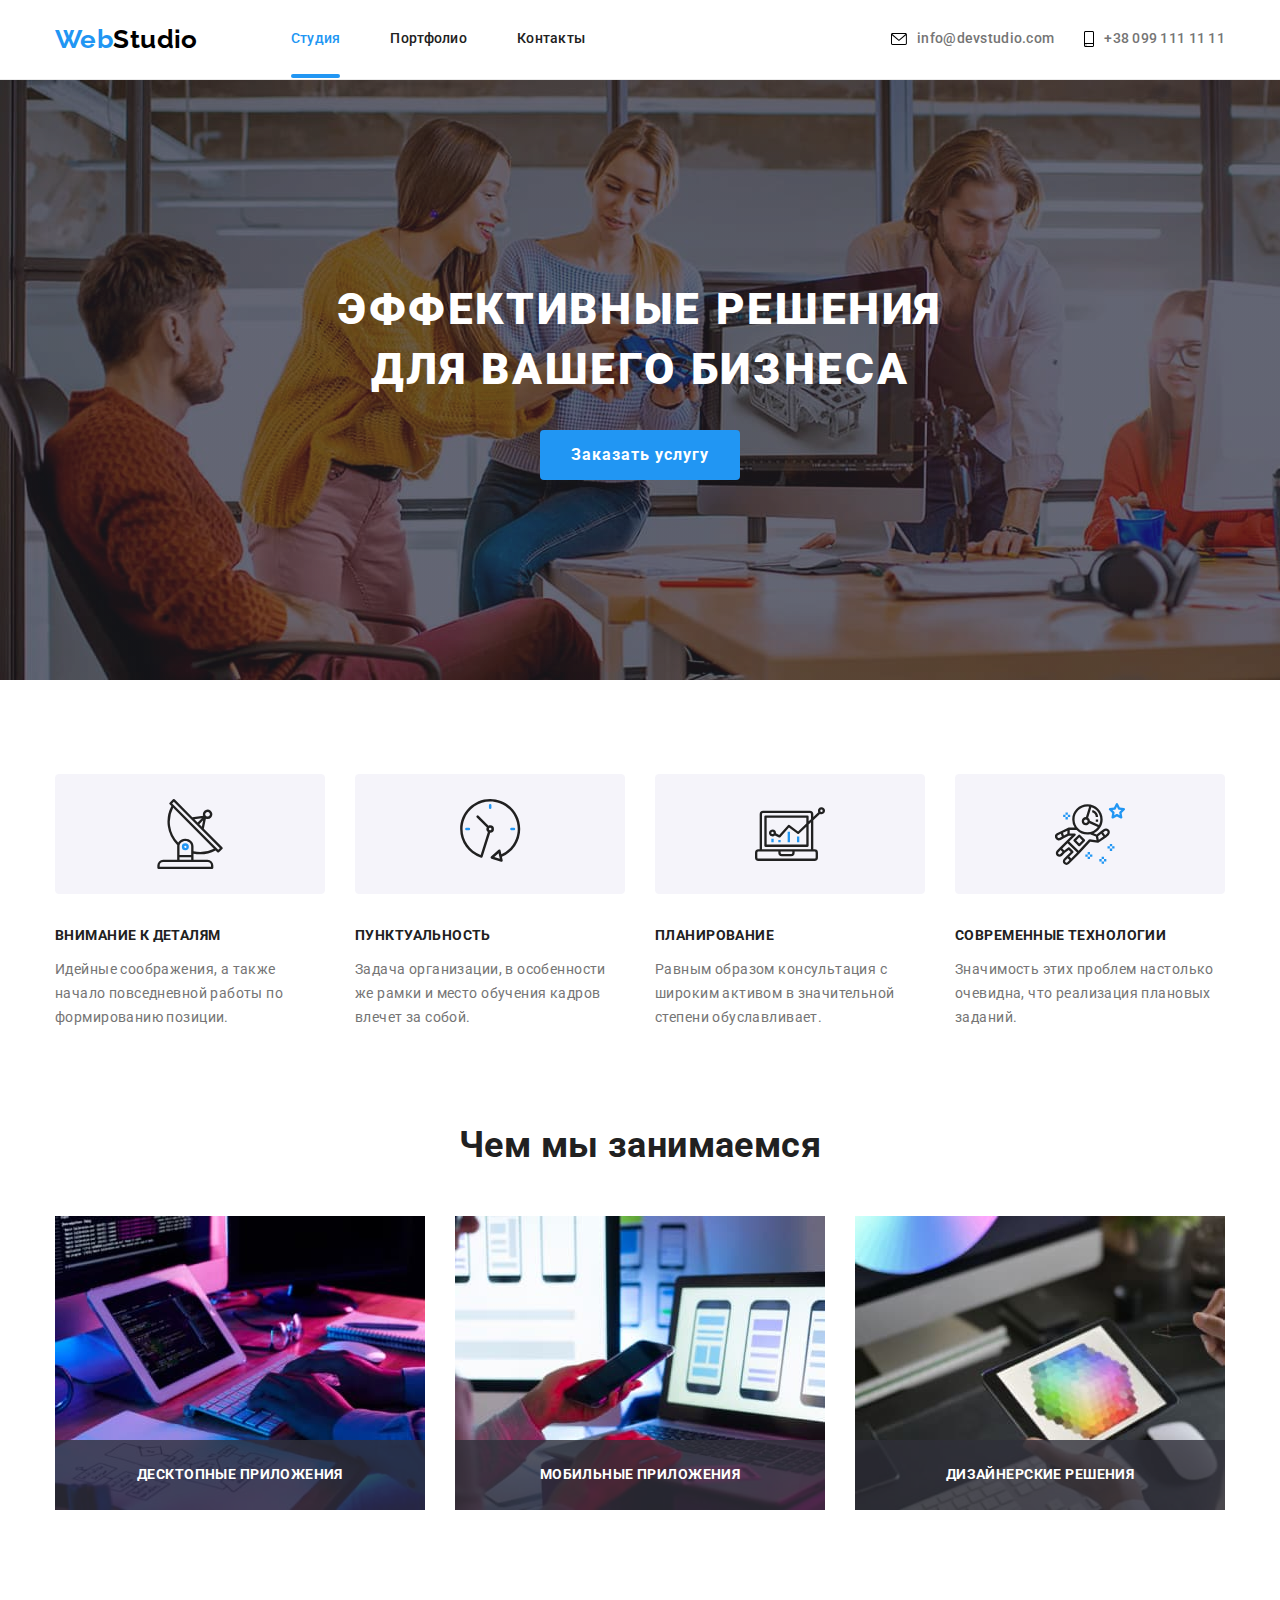
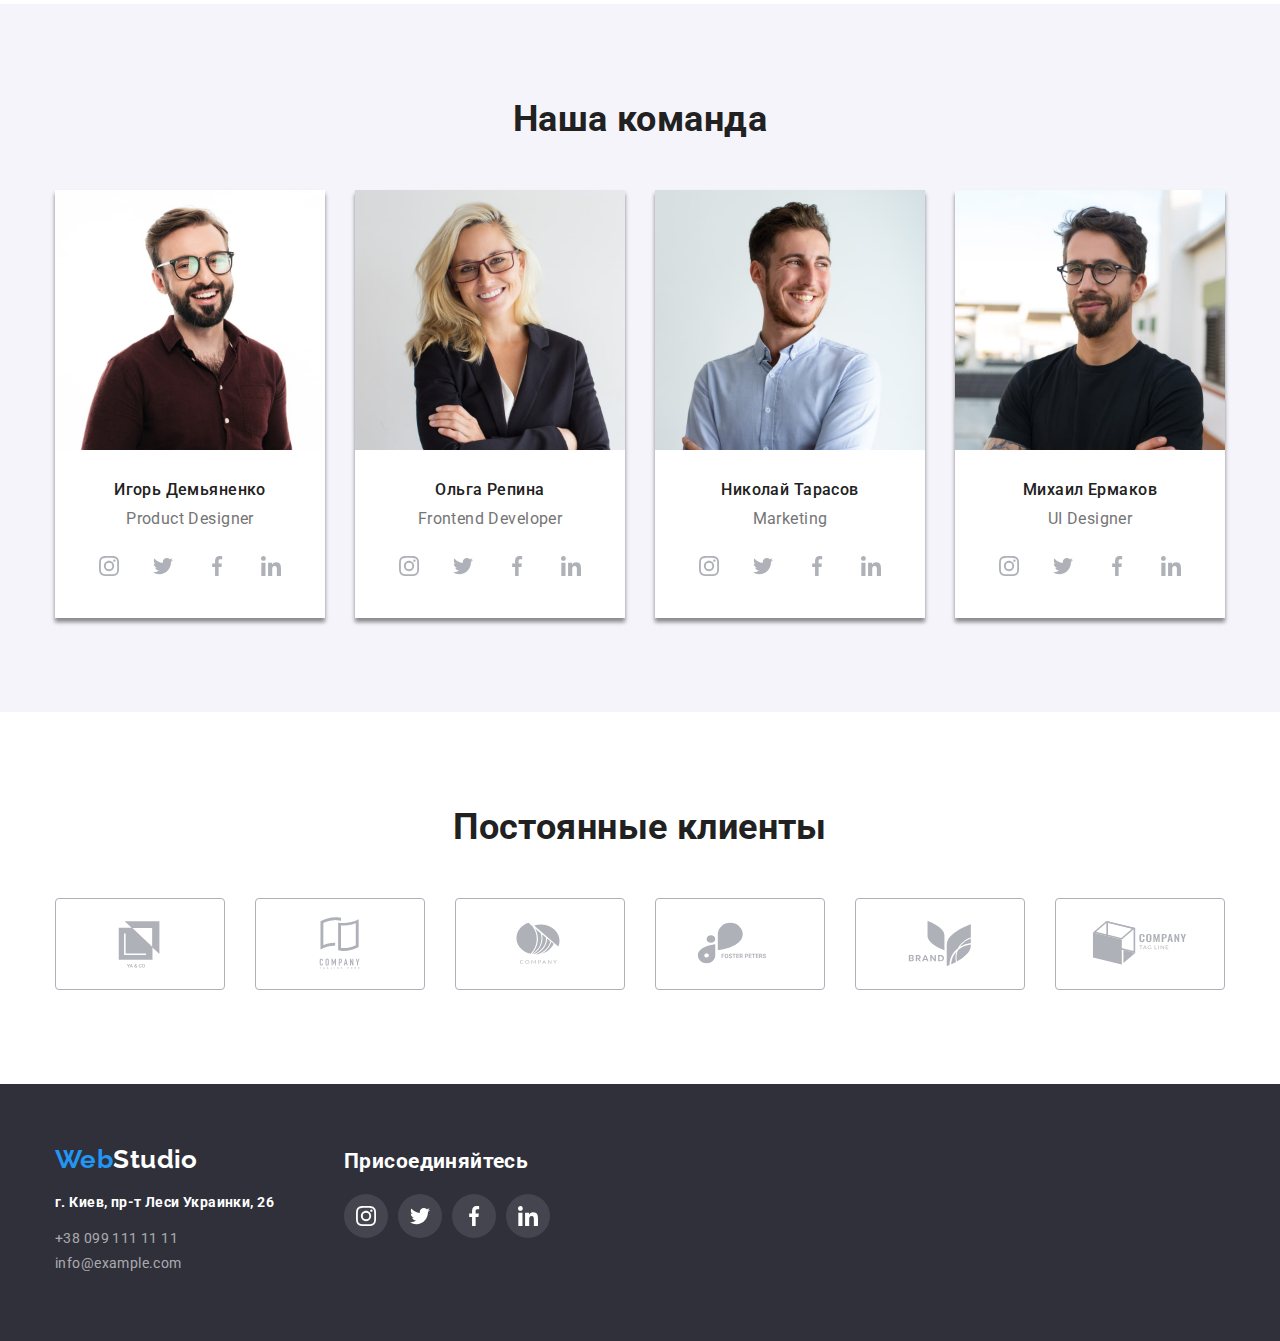
<file: index.html>
<!DOCTYPE html>
<html lang="en">
  <head>
    <meta charset="UTF-8" />
    <meta http-equiv="X-UA-Compatible" content="IE=edge" />
    <meta name="viewport" content="width=device-width, initial-scale=1.0" />
    <title>Web Studio</title>
    <link rel="preconnect" href="https://fonts.gstatic.com" />
    <link
      href="https://fonts.googleapis.com/css2?family=Raleway:wght@700&family=Roboto:wght@400;500;700;900&display=swap"
      rel="stylesheet"
    />
    <link
      rel="stylesheet"
      href="https://cdnjs.cloudflare.com/ajax/libs/modern-normalize/1.0.0/modern-normalize.min.css"
    />

    <link rel="stylesheet" href="./css/styles.css" />
  </head>
  <body>
    <!--Шапка сайта-->
    <header class="header">
      <div class="container header-container">
        <nav class="navigation">
          <a class="logo" href="./index.html">
            <span class="logo-style">Web</span>Studio</a
          >
          <ul class="site-nav link-ul section-item">
            <li class="section-nav">
              <a
                class="site-nav current link-a-href section-after"
                href="./index.html"
                >Студия</a
              >
            </li>
            <li class="section-nav">
              <a
                class="site-nav link-a-href section-after"
                href="./portfolio.html"
                >Портфолио</a
              >
            </li>
            <li class="section-nav">
              <a class="site-nav link-a-href section-after" href="#"
                >Контакты</a
              >
            </li>
          </ul>
        </nav>
        <ul class="contact link-ul section-item section-list">
          <li class="contact-link contact-item">
            <a href="mailto:info@devstudio.com" class="mail-active link-a-href">
              <svg class="contacts-icon mail" width="16" height="12">
                <use href="./images/sprite/symbol-defs.svg#icon-envelope"></use>
              </svg>
              info@devstudio.com</a
            >
          </li>
          <li class="contact-phone contact-item">
            <a href="tel:+380991111111" class="phone-active link-a-href">
              <svg class="contacts-icon phone" width="10" height="16">
                <use
                  href="./images/sprite/symbol-defs.svg#icon-smartphone"
                ></use>
              </svg>
              +38 099 111 11 11</a
            >
          </li>
        </ul>
      </div>
    </header>

    <!--Уникальный мейн-->
    <main>
      <!--Герой-->
      <section class="hero">
        <div class="container">
          <h1 class="hero-title">Эффективные решения для вашего бизнеса</h1>
          <button type="button" data-modal-open class="button">
            Заказать услугу
          </button>
        </div>
      </section>

      <!--Преимущества-->
      <section class="section">
        <div class="container">
          <h2 class="visually-hidden">Преимущества команды WebStudio</h2>
          <ul class="link-ul section-item section-ul-headline">
            <li class="section-li">
              <div class="headline-div">
                <svg class="headline-icon" width="70" height="70">
                  <use
                    href="./images/sprite/symbol-defs.svg#icon-antenna"
                  ></use>
                </svg>
              </div>
              <h3 class="section-headline">Внимание к деталям</h3>
              <p class="section-text">
                Идейные соображения, а также начало повседневной работы по
                формированию позиции.
              </p>
            </li>
            <li class="section-li">
              <div class="headline-div">
                <svg class="headline-icon" width="70" height="70">
                  <use href="./images/sprite/symbol-defs.svg#icon-clock"></use>
                </svg>
              </div>
              <h3 class="section-headline">Пунктуальность</h3>
              <p class="section-text">
                Задача организации, в особенности же рамки и место обучения
                кадров влечет за собой.
              </p>
            </li>
            <li class="section-li">
              <div class="headline-div">
                <svg class="headline-icon" width="70" height="70">
                  <use
                    href="./images/sprite/symbol-defs.svg#icon-diagram"
                  ></use>
                </svg>
              </div>
              <h3 class="section-headline">Планирование</h3>
              <p class="section-text">
                Равным образом консультация с широким активом в значительной
                степени обуславливает.
              </p>
            </li>
            <li class="section-li">
              <div class="headline-div">
                <svg class="headline-icon" width="70" height="70">
                  <use
                    href="./images/sprite/symbol-defs.svg#icon-astronaut"
                  ></use>
                </svg>
              </div>
              <h3 class="section-headline">Современные технологии</h3>
              <p class="section-text">
                Значимость этих проблем настолько очевидна, что реализация
                плановых заданий.
              </p>
            </li>
          </ul>
        </div>
      </section>

      <!--Фото работ-->
      <section class="section section-padding">
        <div class="container">
          <h2 class="section-title wort-item">Чем мы занимаемся</h2>
          <ul class="link-ul section-item section-ul-photo">
            <li class="section-photo">
              <div class="photo-position">
                <img
                  src="./images/gallery/img1.jpg"
                  alt="Клавиатура"
                  width="370"
                  height="294"
                />
                <p class="overlay-photo">Десктопные Приложения</p>
              </div>
            </li>
            <li class="section-photo">
              <div class="photo-position">
                <img
                  src="./images/gallery/img2.jpg"
                  alt="Смартфон"
                  width="370"
                  height="294"
                />
                <p class="overlay-photo">Мобильные приложения</p>
              </div>
            </li>
            <li class="section-photo">
              <div class="photo-position">
                <img
                  src="./images/gallery/img3.jpg"
                  alt="Тачпад"
                  width="370"
                  height="294"
                />
                <p class="overlay-photo">Дизайнерские решения</p>
              </div>
            </li>
          </ul>
        </div>
      </section>

      <!--Команда WebStudio-->
      <section class="section comand-fon">
        <div class="container">
          <h2 class="section-title comand-item">Наша команда</h2>
          <ul class="link-ul section-item section-ul-team">
            <li class="section-team">
              <img
                src="./images/team/team-master-1.jpg"
                alt="Игорь Демьяненко"
                width="270"
                height="260"
              />
              <div class="team-box">
                <h3 class="section-title-name">Игорь Демьяненко</h3>
                <p lang="eu" class="section-text-name">Product Designer</p>
                <ul class="link-ul team-box-link">
                  <li class="section-web">
                    <a
                      class="contacts-link"
                      href="./"
                      aria-label="Ссылка на Instagram"
                    >
                      <svg class="contact-icon" width="20" height="20">
                        <use
                          href="./images/sprite/symbol-defs.svg#icon-instagram"
                        ></use>
                      </svg>
                    </a>
                  </li>
                  <li class="section-web">
                    <a
                      class="contacts-link"
                      href="./"
                      aria-label="Ссылка на Twitter"
                    >
                      <svg class="contact-icon" width="20" height="20">
                        <use
                          href="./images/sprite/symbol-defs.svg#icon-twitter"
                        ></use>
                      </svg>
                    </a>
                  </li>

                  <li class="section-web">
                    <a
                      class="contacts-link"
                      href="./"
                      aria-label="Ссылка на Facebook"
                    >
                      <svg class="contact-icon" width="20" height="20">
                        <use
                          href="./images/sprite/symbol-defs.svg#icon-facebook"
                        ></use>
                      </svg>
                    </a>
                  </li>

                  <li class="section-web">
                    <a
                      class="contacts-link"
                      href="./"
                      aria-label="Ссылка на Linkedin"
                    >
                      <svg class="contact-icon" width="20" height="20">
                        <use
                          href="./images/sprite/symbol-defs.svg#icon-linkedin"
                        ></use>
                      </svg>
                    </a>
                  </li>
                </ul>
              </div>
            </li>
            <li class="section-team">
              <img
                src="./images/team/team-master-2.jpg"
                alt="Ольга Репина"
                width="270"
                height="260"
              />
              <div class="team-box">
                <h3 class="section-title-name">Ольга Репина</h3>
                <p lang="eu" class="section-text-name">Frontend Developer</p>
                <ul class="link-ul team-box-link">
                  <li class="section-web">
                    <a
                      class="contacts-link"
                      href="./"
                      aria-label="Ссылка на Instagram"
                    >
                      <svg class="contact-icon" width="20" height="20">
                        <use
                          href="./images/sprite/symbol-defs.svg#icon-instagram"
                        ></use>
                      </svg>
                    </a>
                  </li>
                  <li class="section-web">
                    <a
                      class="contacts-link"
                      href="./"
                      aria-label="Ссылка на Twitter"
                    >
                      <svg class="contact-icon" width="20" height="20">
                        <use
                          href="./images/sprite/symbol-defs.svg#icon-twitter"
                        ></use>
                      </svg>
                    </a>
                  </li>

                  <li class="section-web">
                    <a
                      class="contacts-link"
                      href="./"
                      aria-label="Ссылка на Facebook"
                    >
                      <svg class="contact-icon" width="20" height="20">
                        <use
                          href="./images/sprite/symbol-defs.svg#icon-facebook"
                        ></use>
                      </svg>
                    </a>
                  </li>

                  <li class="section-web">
                    <a
                      class="contacts-link"
                      href="./"
                      aria-label="Ссылка на Linkedin"
                    >
                      <svg class="contact-icon" width="20" height="20">
                        <use
                          href="./images/sprite/symbol-defs.svg#icon-linkedin"
                        ></use>
                      </svg>
                    </a>
                  </li>
                </ul>
              </div>
            </li>
            <li class="section-team">
              <img
                src="./images/team/team-master-3.jpg"
                alt="Николай Тарасов"
                width="270"
                height="260"
              />
              <div class="team-box">
                <h3 class="section-title-name">Николай Тарасов</h3>
                <p lang="eu" class="section-text-name">Marketing</p>
                <ul class="link-ul team-box-link">
                  <li class="section-web">
                    <a
                      class="contacts-link"
                      href="./"
                      aria-label="Ссылка на Instagram"
                    >
                      <svg class="contact-icon" width="20" height="20">
                        <use
                          href="./images/sprite/symbol-defs.svg#icon-instagram"
                        ></use>
                      </svg>
                    </a>
                  </li>
                  <li class="section-web">
                    <a
                      class="contacts-link"
                      href="./"
                      aria-label="Ссылка на Twitter"
                    >
                      <svg class="contact-icon" width="20" height="20">
                        <use
                          href="./images/sprite/symbol-defs.svg#icon-twitter"
                        ></use>
                      </svg>
                    </a>
                  </li>

                  <li class="section-web">
                    <a
                      class="contacts-link"
                      href="./"
                      aria-label="Ссылка на Facebook"
                    >
                      <svg class="contact-icon" width="20" height="20">
                        <use
                          href="./images/sprite/symbol-defs.svg#icon-facebook"
                        ></use>
                      </svg>
                    </a>
                  </li>

                  <li class="section-web">
                    <a
                      class="contacts-link"
                      href="./"
                      aria-label="Ссылка на Linkedin"
                    >
                      <svg class="contact-icon" width="20" height="20">
                        <use
                          href="./images/sprite/symbol-defs.svg#icon-linkedin"
                        ></use>
                      </svg>
                    </a>
                  </li>
                </ul>
              </div>
            </li>
            <li class="section-team">
              <img
                src="./images/team/team-master-4.jpg"
                alt="Михаил Ермаков"
                width="270"
                height="260"
              />
              <div class="team-box">
                <h3 class="section-title-name">Михаил Ермаков</h3>
                <p lang="eu" class="section-text-name">UI Designer</p>
                <ul class="link-ul team-box-link">
                  <li class="section-web">
                    <a
                      class="contacts-link"
                      href="./"
                      aria-label="Ссылка на Instagram"
                    >
                      <svg class="contact-icon" width="20" height="20">
                        <use
                          href="./images/sprite/symbol-defs.svg#icon-instagram"
                        ></use>
                      </svg>
                    </a>
                  </li>
                  <li class="section-web">
                    <a
                      class="contacts-link"
                      href="./"
                      aria-label="Ссылка на Twitter"
                    >
                      <svg class="contact-icon" width="20" height="20">
                        <use
                          href="./images/sprite/symbol-defs.svg#icon-twitter"
                        ></use>
                      </svg>
                    </a>
                  </li>

                  <li class="section-web">
                    <a
                      class="contacts-link"
                      href="./"
                      aria-label="Ссылка на Facebook"
                    >
                      <svg class="contact-icon" width="20" height="20">
                        <use
                          href="./images/sprite/symbol-defs.svg#icon-facebook"
                        ></use>
                      </svg>
                    </a>
                  </li>

                  <li class="section-web">
                    <a
                      class="contacts-link"
                      href="./"
                      aria-label="Ссылка на Linkedin"
                    >
                      <svg class="contact-icon" width="20" height="20">
                        <use
                          href="./images/sprite/symbol-defs.svg#icon-linkedin"
                        ></use>
                      </svg>
                    </a>
                  </li>
                </ul>
              </div>
            </li>
          </ul>
        </div>
      </section>

      <!-- Наши партнеры -->
      <section class="partner section">
        <div class="container">
          <h2 class="title-partner">Постоянные клиенты</h2>
          <ul class="link-ul item-partner">
            <li class="section-partner">
              <a href="./" class="partnet-link">
                <svg class="link-icon" width="106" height="60">
                  <use
                    href="./images/sprite/symbol-defs.svg#icon-logo-sixth"
                  ></use>
                </svg>
              </a>
            </li>
            <li class="section-partner">
              <a href="./" class="partnet-link">
                <svg class="link-icon" width="106" height="60">
                  <use
                    href="./images/sprite/symbol-defs.svg#icon-logo-fifth"
                  ></use>
                </svg>
              </a>
            </li>
            <li class="section-partner">
              <a href="./" class="partnet-link">
                <svg class="link-icon" width="106" height="60">
                  <use
                    href="./images/sprite/symbol-defs.svg#icon-logo-fourth"
                  ></use>
                </svg>
              </a>
            </li>
            <li class="section-partner">
              <a href="./" class="partnet-link">
                <svg class="link-icon" width="106" height="60">
                  <use
                    href="./images/sprite/symbol-defs.svg#icon-logo-third"
                  ></use>
                </svg>
              </a>
            </li>
            <li class="section-partner">
              <a href="./" class="partnet-link">
                <svg class="link-icon" width="106" height="60">
                  <use
                    href="./images/sprite/symbol-defs.svg#icon-logo-second"
                  ></use>
                </svg>
              </a>
            </li>
            <li class="section-partner">
              <a href="./" class="partnet-link">
                <svg class="link-icon" width="106" height="60">
                  <use
                    href="./images/sprite/symbol-defs.svg#icon-logo-first"
                  ></use>
                </svg>
              </a>
            </li>
          </ul>
        </div>
      </section>
    </main>

    <!--Подвал-->
    <footer class="footer">
      <div class="container box">
        <div class="box-one">
          <a class="logo-footer" href="./index.html">
            <span class="logo-style">Web</span>Studio</a
          >
          <address>
            <ul class="link-ul section-item-footer">
              <li class="footer-text section-footer">
                <a
                  href="https://goo.gl/maps/QAPjnCz2YvxkVtEf7"
                  target="_blank"
                  rel="noopener noreferrer"
                  class="footer-address link-a-href"
                  >г. Киев, пр-т Леси Украинки, 26
                </a>
              </li>
              <li class="section-footer">
                <a href="tel:+380991111111" class="footer-phone link-a-href"
                  >+38 099 111 11 11</a
                >
              </li>
              <li class="section-footer">
                <a
                  href="mailto:info@example.com"
                  class="footer-mail link-a-href"
                  >info@example.com</a
                >
              </li>
            </ul>
          </address>
        </div>

        <div class="container-join">
          <h2 class="footer-text">Присоединяйтесь</h2>
          <ul class="link-ul join-ul section-item-footer">
            <li class="join-title section-footer">
              <a class="join-link" href="./" aria-label="Ссылка на Instagram">
                <svg class="join-icon" width="20" height="20">
                  <use
                    href="./images/sprite/symbol-defs.svg#icon-instagram"
                  ></use>
                </svg>
              </a>
            </li>
            <li class="join-title section-footer">
              <a class="join-link" href="./" aria-label="Ссылка на Twitter">
                <svg class="join-icon" width="20" height="20">
                  <use
                    href="./images/sprite/symbol-defs.svg#icon-twitter"
                  ></use>
                </svg>
              </a>
            </li>
            <li class="join-title section-footer">
              <a class="join-link" href="./" aria-label="Ссылка на Facebook">
                <svg class="join-icon" width="20" height="20">
                  <use
                    href="./images/sprite/symbol-defs.svg#icon-facebook"
                  ></use>
                </svg>
              </a>
            </li>
            <li class="join-title section-footer">
              <a class="join-link" href="./" aria-label="Ссылка на Linkedin">
                <svg class="join-icon" width="20" height="20">
                  <use
                    href="./images/sprite/symbol-defs.svg#icon-linkedin"
                  ></use>
                </svg>
              </a>
            </li>
          </ul>
        </div>
      </div>
    </footer>

    <div class="backdrop is-hidden" data-modal>
      <div class="modal">
        <button type="button" data-modal-close class="close-btn">
          <svg class="join-icon" width="18" height="18">
            <use
              href="./images/sprite/symbol-defs.svg#icon-close-black-18dp-2-1"
            ></use>
          </svg>
        </button>
      </div>
    </div>
    <script src="./js/modal.js"></script>
  </body>
</html>
</file>
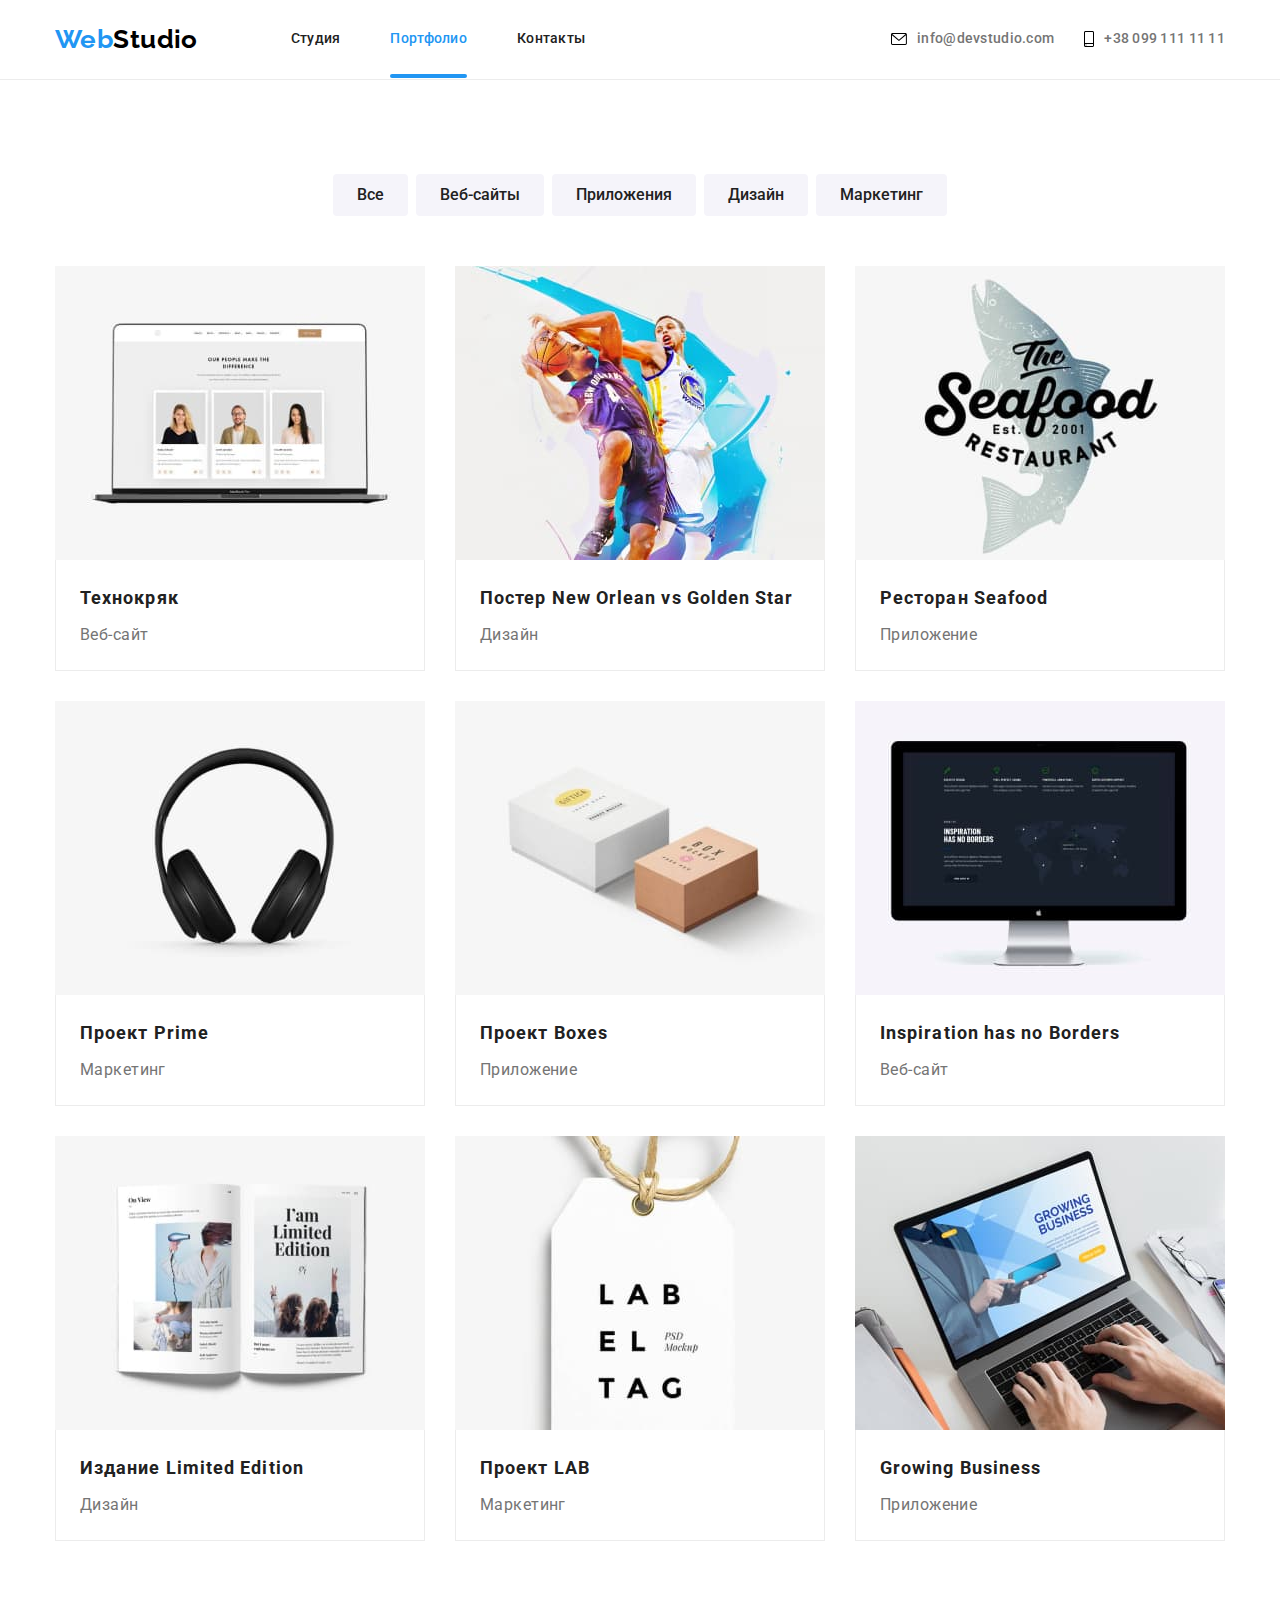
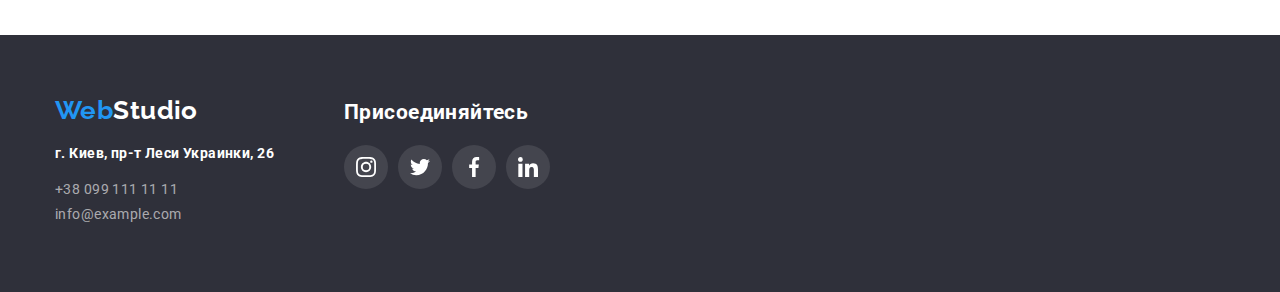
<file: portfolio.html>
<!DOCTYPE html>
<html lang="en">
  <head>
    <meta charset="UTF-8" />
    <meta http-equiv="X-UA-Compatible" content="IE=edge" />
    <meta name="viewport" content="width=device-width, initial-scale=1.0" />
    <title>Web Studio</title>
    <link rel="preconnect" href="https://fonts.gstatic.com" />
    <link
      href="https://fonts.googleapis.com/css2?family=Raleway:wght@700&family=Roboto:wght@400;500;700;900&display=swap"
      rel="stylesheet"
    />
    <link
      rel="stylesheet"
      href="https://cdnjs.cloudflare.com/ajax/libs/modern-normalize/1.0.0/modern-normalize.min.css"
    />

    <link rel="stylesheet" href="./css/styles.css" />
  </head>
  <body>
    <!--Шапка сайта-->
    <header class="header">
      <div class="container header-container">
        <nav class="navigation">
          <a class="logo" href="./index.html">
            <span class="logo-style">Web</span>Studio</a
          >
          <ul class="site-nav link-ul section-item">
            <li class="section-nav">
              <a class="site-nav link-a-href section-after" href="./index.html"
                >Студия</a
              >
            </li>
            <li class="section-nav">
              <a
                class="site-nav current link-a-href section-after"
                href="./portfolio.html"
                >Портфолио</a
              >
            </li>
            <li class="section-nav">
              <a class="site-nav link-a-href section-after" href="#"
                >Контакты</a
              >
            </li>
          </ul>
        </nav>
        <ul class="contact link-ul section-item section-list">
          <li class="contact-link contact-item">
            <a href="mailto:info@devstudio.com" class="mail-active link-a-href">
              <svg class="contacts-icon mail" width="16" height="12">
                <use href="./images/sprite/symbol-defs.svg#icon-envelope"></use>
              </svg>
              info@devstudio.com</a
            >
          </li>
          <li class="contact-phone contact-item">
            <a href="tel:+380991111111" class="phone-active link-a-href">
              <svg class="contacts-icon phone" width="10" height="16">
                <use
                  href="./images/sprite/symbol-defs.svg#icon-smartphone"
                ></use>
              </svg>
              +38 099 111 11 11</a
            >
          </li>
        </ul>
      </div>
    </header>

    <!-- Уникальный мейн портфолио -->
    <main>
      <!-- Навигация галерии -->
      <section class="section section-photo-item">
        <div class="container">
          <h1 class="visually-hidden">Навигация</h1>
          <ul class="link-ul section-ul-portfolio">
            <li class="section-li-btn">
              <button type="button" class="button-galery">Все</button>
            </li>
            <li class="section-li-btn">
              <button type="button" class="button-galery">Веб-сайты</button>
            </li>
            <li class="section-li-btn">
              <button type="button" class="button-galery">Приложения</button>
            </li>
            <li class="section-li-btn">
              <button type="button" class="button-galery">Дизайн</button>
            </li>
            <li class="section-li-btn">
              <button type="button" class="button-galery">Маркетинг</button>
            </li>
          </ul>

          <!-- Фото галереи -->
          <h2 hidden>Страница портфолио</h2>
          <ul class="link-ul section-ul-galery">
            <li class="section-li-galery">
              <a href="#" class="link-a-href galery-link">
                <div class="galery-img-overlay">
                  <img
                    src="./images/portfolio/pngpage2.jpg"
                    alt="Вебсайт"
                    width="370"
                    height="294"
                  />
                  <p class="overlay">
                    Технокряк это современная площадка распространения
                    коронавируса. Компании используют эту платформу для
                    цифрового шпионажа и атак на защищённые сервера конкурентов
                  </p>
                </div>
                <div class="galery-box">
                  <h3 class="section-title-galery">Технокряк</h3>
                  <p class="section-text-galery">Веб-сайт</p>
                </div>
              </a>
            </li>
            <li class="section-li-galery">
              <a href="#" class="link-a-href galery-link">
                <div class="galery-img-overlay">
                  <img
                    src="./images/portfolio/imgpngpage21.jpg"
                    alt="Баскетбол"
                    width="370"
                    height="294"
                  />
                  <p class="overlay">
                    Технокряк это современная площадка распространения
                    коронавируса. Компании используют эту платформу для
                    цифрового шпионажа и атак на защищённые сервера конкурентов
                  </p>
                </div>
                <div class="galery-box">
                  <h3 class="section-title-galery">
                    Постер New Orlean vs Golden Star
                  </h3>
                  <p class="section-text-galery">Дизайн</p>
                </div></a
              >
            </li>
            <li class="section-li-galery">
              <a href="#" class="link-a-href galery-link">
                <div class="galery-img-overlay">
                  <img
                    src="./images/portfolio/imgpngpage22.jpg"
                    alt="Ресторан"
                    width="370"
                    height="294"
                  />
                  <p class="overlay">
                    Технокряк это современная площадка распространения
                    коронавируса. Компании используют эту платформу для
                    цифрового шпионажа и атак на защищённые сервера конкурентов
                  </p>
                </div>
                <div class="galery-box">
                  <h3 class="section-title-galery">Ресторан Seafood</h3>
                  <p class="section-text-galery">Приложение</p>
                </div></a
              >
            </li>
            <li class="section-li-galery">
              <a href="#" class="link-a-href galery-link">
                <div class="galery-img-overlay">
                  <img
                    src="./images/portfolio/imgpngpage23.jpg"
                    alt="Наушники"
                    width="370"
                    height="294"
                  />
                  <p class="overlay">
                    Технокряк это современная площадка распространения
                    коронавируса. Компании используют эту платформу для
                    цифрового шпионажа и атак на защищённые сервера конкурентов
                  </p>
                </div>
                <div class="galery-box">
                  <h3 class="section-title-galery">Проект Prime</h3>
                  <p class="section-text-galery">Маркетинг</p>
                </div></a
              >
            </li>
            <li class="section-li-galery">
              <a href="#" class="link-a-href galery-link">
                <div class="galery-img-overlay">
                  <img
                    src="./images/portfolio/imgpngpage24.jpg"
                    alt="Коробки"
                    width="370"
                    height="294"
                  />
                  <p class="overlay">
                    Технокряк это современная площадка распространения
                    коронавируса. Компании используют эту платформу для
                    цифрового шпионажа и атак на защищённые сервера конкурентов
                  </p>
                </div>
                <div class="galery-box">
                  <h3 class="section-title-galery">Проект Boxes</h3>
                  <p class="section-text-galery">Приложение</p>
                </div></a
              >
            </li>
            <li class="section-li-galery">
              <a href="#" class="link-a-href galery-link">
                <div class="galery-img-overlay">
                  <img
                    src="./images/portfolio/imgpngpage25.jpg"
                    alt="Компьютер"
                    width="370"
                    height="294"
                  />
                  <p class="overlay">
                    Технокряк это современная площадка распространения
                    коронавируса. Компании используют эту платформу для
                    цифрового шпионажа и атак на защищённые сервера конкурентов
                  </p>
                </div>
                <div class="galery-box">
                  <h3 class="section-title-galery">
                    Inspiration has no Borders
                  </h3>
                  <p class="section-text-galery">Веб-сайт</p>
                </div></a
              >
            </li>
            <li class="section-li-galery">
              <a href="#" class="link-a-href galery-link">
                <div class="galery-img-overlay">
                  <img
                    src="./images/portfolio/imgpngpage26.jpg"
                    alt="Книга"
                    width="370"
                    height="294"
                  />
                  <p class="overlay">
                    Технокряк это современная площадка распространения
                    коронавируса. Компании используют эту платформу для
                    цифрового шпионажа и атак на защищённые сервера конкурентов
                  </p>
                </div>
                <div class="galery-box">
                  <h3 class="section-title-galery">Издание Limited Edition</h3>
                  <p class="section-text-galery">Дизайн</p>
                </div></a
              >
            </li>
            <li class="section-li-galery">
              <a href="#" class="link-a-href galery-link">
                <div class="galery-img-overlay">
                  <img
                    src="./images/portfolio/imgpngpage27.jpg"
                    alt="Брелок"
                    width="370"
                    height="294"
                  />
                  <p class="overlay">
                    Технокряк это современная площадка распространения
                    коронавируса. Компании используют эту платформу для
                    цифрового шпионажа и атак на защищённые сервера конкурентов
                  </p>
                </div>
                <div class="galery-box">
                  <h3 class="section-title-galery">Проект LAB</h3>
                  <p class="section-text-galery">Маркетинг</p>
                </div></a
              >
            </li>
            <li class="section-li-galery">
              <a href="#" class="link-a-href galery-link">
                <div class="galery-img-overlay">
                  <img
                    src="./images/portfolio/imgpngpage28.jpg"
                    alt="Клавиатура"
                    width="370"
                    height="294"
                  />
                  <p class="overlay">
                    Технокряк это современная площадка распространения
                    коронавируса. Компании используют эту платформу для
                    цифрового шпионажа и атак на защищённые сервера конкурентов
                  </p>
                </div>
                <div class="galery-box">
                  <h3 class="section-title-galery">Growing Business</h3>
                  <p class="section-text-galery">Приложение</p>
                </div></a
              >
            </li>
          </ul>
        </div>
      </section>
    </main>

    <!--Подвал-->
    <footer class="footer">
      <div class="container box">
        <div class="box-one">
          <a class="logo-footer" href="./index.html">
            <span class="logo-style">Web</span>Studio</a
          >
          <address>
            <ul class="link-ul section-item-footer">
              <li class="footer-text section-footer">
                <a
                  href="https://goo.gl/maps/QAPjnCz2YvxkVtEf7"
                  target="_blank"
                  rel="noopener noreferrer"
                  class="footer-address link-a-href"
                  >г. Киев, пр-т Леси Украинки, 26
                </a>
              </li>
              <li class="section-footer">
                <a href="tel:+380991111111" class="footer-phone link-a-href"
                  >+38 099 111 11 11</a
                >
              </li>
              <li class="section-footer">
                <a
                  href="mailto:info@example.com"
                  class="footer-mail link-a-href"
                  >info@example.com</a
                >
              </li>
            </ul>
          </address>
        </div>

        <div class="container-join">
          <h2 class="footer-text">Присоединяйтесь</h2>
          <ul class="link-ul join-ul section-item-footer">
            <li class="join-title section-footer">
              <a class="join-link" href="./" aria-label="Ссылка на Instagram">
                <svg class="join-icon" width="20" height="20">
                  <use
                    href="./images/sprite/symbol-defs.svg#icon-instagram"
                  ></use>
                </svg>
              </a>
            </li>
            <li class="join-title section-footer">
              <a class="join-link" href="./" aria-label="Ссылка на Twitter">
                <svg class="join-icon" width="20" height="20">
                  <use
                    href="./images/sprite/symbol-defs.svg#icon-twitter"
                  ></use>
                </svg>
              </a>
            </li>
            <li class="join-title section-footer">
              <a class="join-link" href="./" aria-label="Ссылка на Facebook">
                <svg class="join-icon" width="20" height="20">
                  <use
                    href="./images/sprite/symbol-defs.svg#icon-facebook"
                  ></use>
                </svg>
              </a>
            </li>
            <li class="join-title section-footer">
              <a class="join-link" href="./" aria-label="Ссылка на Linkedin">
                <svg class="join-icon" width="20" height="20">
                  <use
                    href="./images/sprite/symbol-defs.svg#icon-linkedin"
                  ></use>
                </svg>
              </a>
            </li>
          </ul>
        </div>
      </div>
    </footer>
  </body>
</html>
</file>
<file: css/styles.css>
:root {
  --accent-color: #2196f3;
  --primary-text-color: #757575;
  --section-text-color: #212121;
  --primary-white-color: #ffffff;
  --primary-black-color: #000000;
  --primary-heder-footer-color: #2f303a;
  --button-second-color: #188ce8;
  --button-galery-box: #f5f4fa;
  --border-color: #ececec;
  --border-second-color: #afb1b8;
  --main-font: 'Roboto', sans-serif;
  --secondary-font: 'Raleway', sans-serif;
}

body {
  color: var(--primary-text-color);
  font-family: var(--main-font), sans-serif;
  font-weight: 400;
  font-size: 14px;
  line-height: 1.14;
  letter-spacing: 0.03em;
}

/* ===ГЕОМЕТРИЯ РАЗМЕТКИ=== */

/* ===сброс настроек=== */
h1,
h2,
h3,
h4,
h5,
h6,
p {
  margin-top: 0;
  margin-bottom: 0;
}

ul,
ol {
  margin-top: 0;
  margin-bottom: 0;
  padding-left: 0;
}

img {
  display: block;
}

/* ===снятие маркировки со всех списков=== */
.link-ul {
  list-style: none;
}

/* ===снятие декорации со всех ссылок=== */
.link-a-href {
  text-decoration: none;
}

/* ===курсор=== */
.button,
.button-galery {
  cursor: pointer;
}

/* ===КОНТЕЙНЕР div ОБЩИЙ=== */

.container {
  width: 1200px;
  margin: 0 auto;
  padding-left: 15px;
  padding-right: 15px;
}

.section {
  padding-top: 94px;
}

/* РАСПОЛОЖЕНИЕ ХЕДЕРА */
.header-container,
.navigation,
.section-item,
.contact-info {
  display: flex;
  align-items: center;
}

/* ===навигация сайта=== */
.site-nav {
  color: var(--section-text-color);
  font-weight: 500;
  letter-spacing: 0.02em;
  text-decoration: none;
  transition: color 250ms cubic-bezier(0.4, 0, 0.2, 1);
}
.site-nav .current {
  color: var(--accent-color);
  transition: color 250ms cubic-bezier(0.4, 0, 0.2, 1);
}

.site-nav:hover,
.site-nav:focus {
  color: var(--accent-color);
}

.header {
  padding-top: 24px;
  padding-bottom: 24px;
  border-bottom: 1px solid var(--border-color);
}

/* ===применения псевдоэлеменат */
.section-after {
  position: relative;
}

.current::after {
  content: ' ';
  display: block;
  background-color: var(--accent-color);
  width: 100%;
  height: 4px;
  border-radius: 2px;
  margin-top: 28px;
  position: absolute;
  bottom: -32px;
}

/* ===ссылки навигации черного-цвета - согласно ТЗ=== */
.site-nav {
  color: var(--section-text-color);
}

.mail-active,
.phone-active {
  color: var(--primary-text-color);
}

/* ===ХЕДЕР контактная информация=== */
.contact-link .mail-active,
.contact-phone .phone-active {
  font-weight: 500;
  letter-spacing: 0.02em;
}

.mail-active,
.phone-active {
  display: flex;
  align-items: center;
  transition: color 250ms cubic-bezier(0.4, 0, 0.2, 1),
    fill 250ms cubic-bezier(0.4, 0, 0.2, 1);
}

.mail-active:hover,
.mail-active:focus,
.phone-active:hover,
.phone-active:focus {
  color: var(--accent-color);
  fill: var(--accent-color);
}

/* ===ХЕДЕР контакты=== */
.section-list {
  margin-left: auto;
}

.contact-item:not(:last-child) {
  margin-right: 30px;
}
.section-nav:not(:last-child) {
  margin-right: 50px;
}

.contacts-icon {
  margin-right: 10px;
  color: var(--primary-text-color);
}

/* ===ГЕРОЙ=== */
.hero {
  text-align: center;
  padding-top: 200px;
  padding-bottom: 200px;
  background-color: var(--primary-heder-footer-color);
  flex-grow: 1;
  background-image: linear-gradient(
      rgba(47, 48, 58, 0.4),
      rgba(47, 48, 58, 0.4)
    ),
    url('../images/hero-img/img-hero.jpg');
  background-size: cover;
  max-width: 1600px;
}

.hero-title {
  color: var(--primary-white-color);
  font-weight: 900;
  font-size: 44px;
  line-height: 1.36;
  text-transform: uppercase;
  letter-spacing: 0.06em;
  width: 696px;
  margin-bottom: 30px;
  margin-left: auto;
  margin-right: auto;
}

/* ===ГЕРОЙ-КНОПКИ=== */
.button {
  color: var(--primary-white-color);
  background-color: var(--accent-color);
  font-family: inherit;
  font-weight: 700;
  font-size: 16px;
  line-height: 1.9;
  letter-spacing: 0.06em;
  text-decoration: none;
  cursor: pointer;
  width: 200px;
  border-radius: 4px;
  border: none;
  padding-top: 10px;
  padding-bottom: 10px;
  transition: color 250ms cubic-bezier(0.4, 0, 0.2, 1),
    background-color 250ms cubic-bezier(0.4, 0, 0.2, 1);
}

.button:hover,
.button:focus {
  color: var(--primary-white-color);
  background-color: var(--button-second-color);
}

/* ===ЛОГОТИП=== */
.logo {
  color: var(--primary-black-color);
  font-family: var(--secondary-font);
  font-weight: 700;
  font-size: 26px;
  line-height: 1.19;
  text-decoration: none;
  margin-right: 93px;
  transition: color 250ms cubic-bezier(0.4, 0, 0.2, 1);
}

.logo-footer {
  color: var(--primary-white-color);
  font-family: var(--secondary-font);
  font-weight: 700;
  font-size: 26px;
  line-height: 1.19;
  text-decoration: none;
  display: block;
  margin-bottom: 20px;
  transition: color 250ms cubic-bezier(0.4, 0, 0.2, 1);
}

.logo-style {
  color: var(--accent-color);
}

.logo:hover,
.logo:focus,
.logo-footer:hover,
.logo-footer:focus {
  color: var(--accent-color);
}

/* ===СТИЛИ ЗАГОЛОВКОВ И ТЕСТОВ ВНУТРИ СЕКЦИЙ=== */

.section-headline {
  color: var(--section-text-color);
  text-transform: uppercase;
  font-weight: 700;
  font-size: 14px;
  line-height: 1.71;
  margin-bottom: 10px;
}

.section-text {
  line-height: 1.71;
}

.section-title {
  color: var(--section-text-color);
  font-weight: 700;
  font-size: 36px;
  line-height: 1.17;
  text-align: center;
}

/* ===НАШИ ПРЕИМУЩЕСТВА */
.visually-hidden {
  position: absolute;
  width: 1px;
  height: 1px;
  margin: -1px;
  padding: 0;
  border: 0;

  white-space: nowrap;
  clip-path: inset(100%);
  clip: rect(0 0 0 0);
  overflow: hidden;
}

/* ===  ОФОРМЛЕНИЕ ЦВЕТОМ и ИКОНКОЙ  === */
.headline-flex {
  display: flex;
}

.section-li {
  margin-top: 30px;
  margin-left: 30px;
  display: block;
  justify-content: space-between;
}

.section-li {
  width: 270px;
  box-sizing: border-box;
}

.section-ul-headline {
  margin-top: -30px;
  margin-left: -30px;
}

.headline-div {
  height: 120px;
  display: flex;
  align-items: center;
  justify-content: center;
  background-color: var(--button-galery-box);
  border: 1px solid var(--button-galery-box);
  border-radius: 4px;
  margin-bottom: 30px;
}

/* ====ФОТО РАБОТ=== */
.wort-item {
  margin-bottom: 50px;
}
.section-padding {
  padding-bottom: 94px;
}

.section-ul-photo {
  flex-wrap: wrap;
  justify-content: space-between;
}
.section-photo + .section-photo {
  margin-left: 30px;
}

.section-photo {
  position: relative;
}

.overlay-photo {
  font-weight: 700;
  text-transform: uppercase;
  color: var(--primary-white-color);
  text-align: center;
  width: 370px;
  height: 70px;
  padding-top: 27px;
  padding-bottom: 27px;
  background-color: rgba(47, 48, 58, 0.8);
  position: absolute;
  right: 0;
  bottom: 0;
}

/* ===КОМАНДА ВЕБСТУДИО=== */
.comand-item {
  margin-bottom: 50px;
}
.section-team {
  flex-wrap: wrap;
  margin-top: 30px;
  margin-left: 30px;
  background-color: var(--primary-white-color);
  box-shadow: 0px 4px 4px rgba(0, 0, 0, 0.25), 0px 4px 4px rgba(0, 0, 0, 0.25);
}

.section-ul-team {
  margin-top: -30px;
  margin-left: -30px;
}

.team-box {
  padding-top: 30px;
  padding-bottom: 30px;
  padding-left: 32px;
  padding-right: 32px;
}

.team-box-link {
  display: flex;
  justify-content: space-between;
}

/* ===секция про Команду WebStudio=== */
.comand-fon {
  background-color: var(--button-galery-box);
  margin-bottom: 0;
  padding-bottom: 94px;
}

.section-title-name {
  color: var(--section-text-color);
  font-weight: 500;
  font-size: 16px;
  line-height: 1.19;
  text-align: center;
  margin-bottom: 10px;
}

.section-text-name {
  font-size: 16px;
  line-height: 1.19;
  text-align: center;
  margin-bottom: 16px;
}

.contact-icon {
  color: var(--border-second-color);
}

.contacts-link {
  display: flex;
  align-items: center;
  justify-content: center;
  width: 44px;
  height: 44px;
  border-radius: 50%;
  fill: #afb1b8;
  transition: background-color 250ms cubic-bezier(0.4, 0, 0.2, 1),
    fill 250ms cubic-bezier(0.4, 0, 0.2, 1);
}

.contact-icon:hover,
.contact-icon:focus {
  fill: var(--primary-white-color);
  color: var(--primary-white-color);
  transition: fill;
  transition-duration: 250ms;
  transition-timing-function: cubic-bezier(0.4, 0, 0.2, 1);
  transition-delay: 0;
}

.contacts-link:hover,
.contacts-link:focus {
  background-color: var(--accent-color);
  fill: var(--primary-white-color);
}

/* === НАШИ ПАРТНЕРЫ=== */
.partner {
  margin-bottom: 0;
  padding-bottom: 94px;
}

.title-partner {
  color: var(--section-text-color);
  font-weight: 700;
  font-size: 36px;
  line-height: 1.17;
  text-align: center;
  margin-bottom: 50px;
}

.item-partner {
  display: flex;
  justify-content: space-between;
  margin-left: -30px;
}

.section-partner {
  margin-left: 30px;
}

.partnet-link {
  fill: var(--border-second-color);
  border: 1px solid var(--border-second-color);
  border-radius: 4px;
  width: 170px;
  height: 92px;
  display: flex;
  align-items: center;
  justify-content: center;
  transition: border-color 250ms cubic-bezier(0.4, 0, 0.2, 1),
    box-shadow 250ms cubic-bezier(0.4, 0, 0.2, 1),
    fill 250ms cubic-bezier(0.4, 0, 0.2, 1);
}

.partnet-link:hover,
.partnet-link:focus {
  border-color: var(--accent-color);
  box-shadow: 0px 4px 4px rgba(0, 0, 0, 0.25), 0px 4px 4px rgba(0, 0, 0, 0.25);
  fill: var(--accent-color);
}

.link-icon {
  color: var(--border-second-color);
}

/* ===ФУТЕР=== */

.section-footer {
  margin-bottom: 9px;
}

/* ===футер=== */
.footer {
  background-color: var(--primary-heder-footer-color);
  margin-left: auto;
  margin-right: auto;
  padding-top: 60px;
  padding-bottom: 60px;
}

.footer-address {
  color: var(--primary-white-color);
  transition: color 250ms cubic-bezier(0.4, 0, 0.2, 1);
}
.footer-phone,
.footer-mail {
  color: rgba(255, 255, 255, 0.6);
  transition: color 250ms cubic-bezier(0.4, 0, 0.2, 1);
}

.footer-address,
.footer-phone,
.footer-mail {
  font-style: normal;
  text-decoration: none;
}

.footer-address:hover,
.footer-address:focus,
.footer-phone:hover,
.footer-phone:focus,
.footer-mail:hover,
.footer-mail:focus {
  color: var(--accent-color);
  text-decoration: none;
}

.footer-text {
  font-weight: 700;
  margin-bottom: 20px;
  color: var(--primary-white-color);
}
.box {
  display: flex;
  align-items: baseline;
}

.box-one {
  margin-right: 70px;
}

.join-ul {
  display: flex;
}

.join-link {
  display: flex;
  align-items: center;
  justify-content: center;
  width: 44px;
  height: 44px;
  border-radius: 50%;
  fill: var(--primary-white-color);
  transition: background-color 250ms cubic-bezier(0.4, 0, 0.2, 1),
    fill 250ms cubic-bezier(0.4, 0, 0.2, 1);
}

.join-icon {
  color: var(--primary-white-color);
}

.join-title {
  width: 44px;
  height: 44px;
  margin-right: 10px;
  border-radius: 50%;
  background: rgba(255, 255, 255, 0.1);
}

.join-link:hover,
.join-link:focus {
  background-color: var(--accent-color);
  fill: var(--primary-white-color);
}

/* ===НАВИГАЦИЯ ПОРТФОЛИО=== */
.section-photo-item {
  padding-top: 94px;
  padding-bottom: 94px;
}

.section-ul-portfolio {
  display: flex;
  justify-content: center;
  margin-bottom: 50px;
}
.section-li-btn:not(:last-child) {
  margin-right: 8px;
}

/* ===ГАЛЕРЕЯ=== */
.galery-box {
  padding-left: 24px;
  padding-right: 24px;
  padding-top: 20px;
  padding-bottom: 20px;
  border: 1px solid var(--border-color);
  border-top: none;
}

.section-ul-galery {
  display: flex;
  flex-wrap: wrap;
  margin-top: -30px;
  margin-left: -30px;
}

.section-li-galery {
  flex-wrap: wrap;
  margin-top: 30px;
  margin-left: 30px;
}

.galery-link {
  display: block;
  transition: box-shadow 250ms cubic-bezier(0.4, 0, 0.2, 1);
}

.galery-link:hover,
.galery-link:focus {
  box-shadow: 0px 1px 1px rgba(0, 0, 0, 0.12), 0px 4px 4px rgba(0, 0, 0, 0.06),
    1px 4px 6px rgba(0, 0, 0, 0.16);
}

.galery-link:hover .overlay,
.galery-link:focus .overlay {
  transform: translateY(0%);
}

.galery-img-overlay {
  position: relative;
  overflow: hidden;
}

.overlay {
  font-size: 18px;
  line-height: 1.56;
  background-color: rgba(33, 150, 243, 0.9);
  color: var(--primary-white-color);
  padding-top: 63px;
  padding-bottom: 63px;
  padding-left: 24px;
  padding-right: 24px;
  position: absolute;
  top: 0;
  left: 0;
  height: 100%;
  width: 100%;
  overflow: auto;

  transform: translateY(101%);
  transition: transform 250ms linear;
}

/* ===галерея-текста-портфолио-страница === */
.section-title-galery {
  color: var(--section-text-color);
  font-weight: 700;
  font-size: 18px;
  line-height: 2;
  letter-spacing: 0.06em;
  padding-bottom: 4px;
}

.section-text-galery {
  background-color: var(--primary-white-color);
  color: var(--primary-text-color);
  font-size: 16px;
  line-height: 1.88;
}

/* ===кнопки галерея-портфолио-страница=== */
.button-galery {
  color: var(--section-text-color);
  background-color: var(--button-galery-box);
  font-family: inherit;
  font-weight: 500;
  font-size: 16px;
  line-height: 1.63;
  text-align: center;
  border-color: transparent;
  border-radius: 4px;
  padding: 6px 22px;
  transition: color 250ms cubic-bezier(0.4, 0, 0.2, 1),
    box-shadow 250ms cubic-bezier(0.4, 0, 0.2, 1),
    background-color 250ms cubic-bezier(0.4, 0, 0.2, 1);
}
.button-galery:hover,
.button-galery:focus {
  color: var(--primary-white-color);
  background-color: var(--button-second-color);
  box-shadow: 0px 3px 1px rgba(0, 0, 0, 0.1), 0px 1px 2px rgba(0, 0, 0, 0.08),
    0px 2px 2px rgba(0, 0, 0, 0.12);
}

.backdrop {
  position: fixed;
  top: 0;
  left: 0;
  width: 100vw;
  height: 100vh;
  background-color: rgba(0, 0, 0, 0.2);

  transition: opacity 250ms linear, visibility 250ms linear;
}

.modal {
  position: absolute;
  left: 50%;
  top: 50%;
  width: 528px;
  height: 581px;
  background: var(--primary-white-color);
  transform: translate(-50%, -50%);
  animation-name: changeModalBtn;
  animation-duration: 2000ms;
}

/* Анимация */
@keyframes changeModalBtn {
  25% {
    transform: scale(25%);
    transform: opacity(25%);
  }
  50% {
    transform: scale(50%);
    transform: opacity(50%);
  }
  75% {
    transform: scale(75%);
    transform: opacity(75%);
  }
  100% {
    transform: scale(100%);
    transform: opacity(100%);
  }
}

.close-btn {
  position: absolute;
  top: 8px;
  right: 8px;
  border-radius: 50%;
  border: 1px solid var(--primary-text-color);
  width: 30px;
  height: 30px;
  background-color: transparent;
  cursor: pointer;
  padding: 0;
  display: flex;
  align-items: center;
  justify-content: center;
}

.is-hidden {
  opacity: 0;
  visibility: hidden;
  pointer-events: none;
}
</file>
